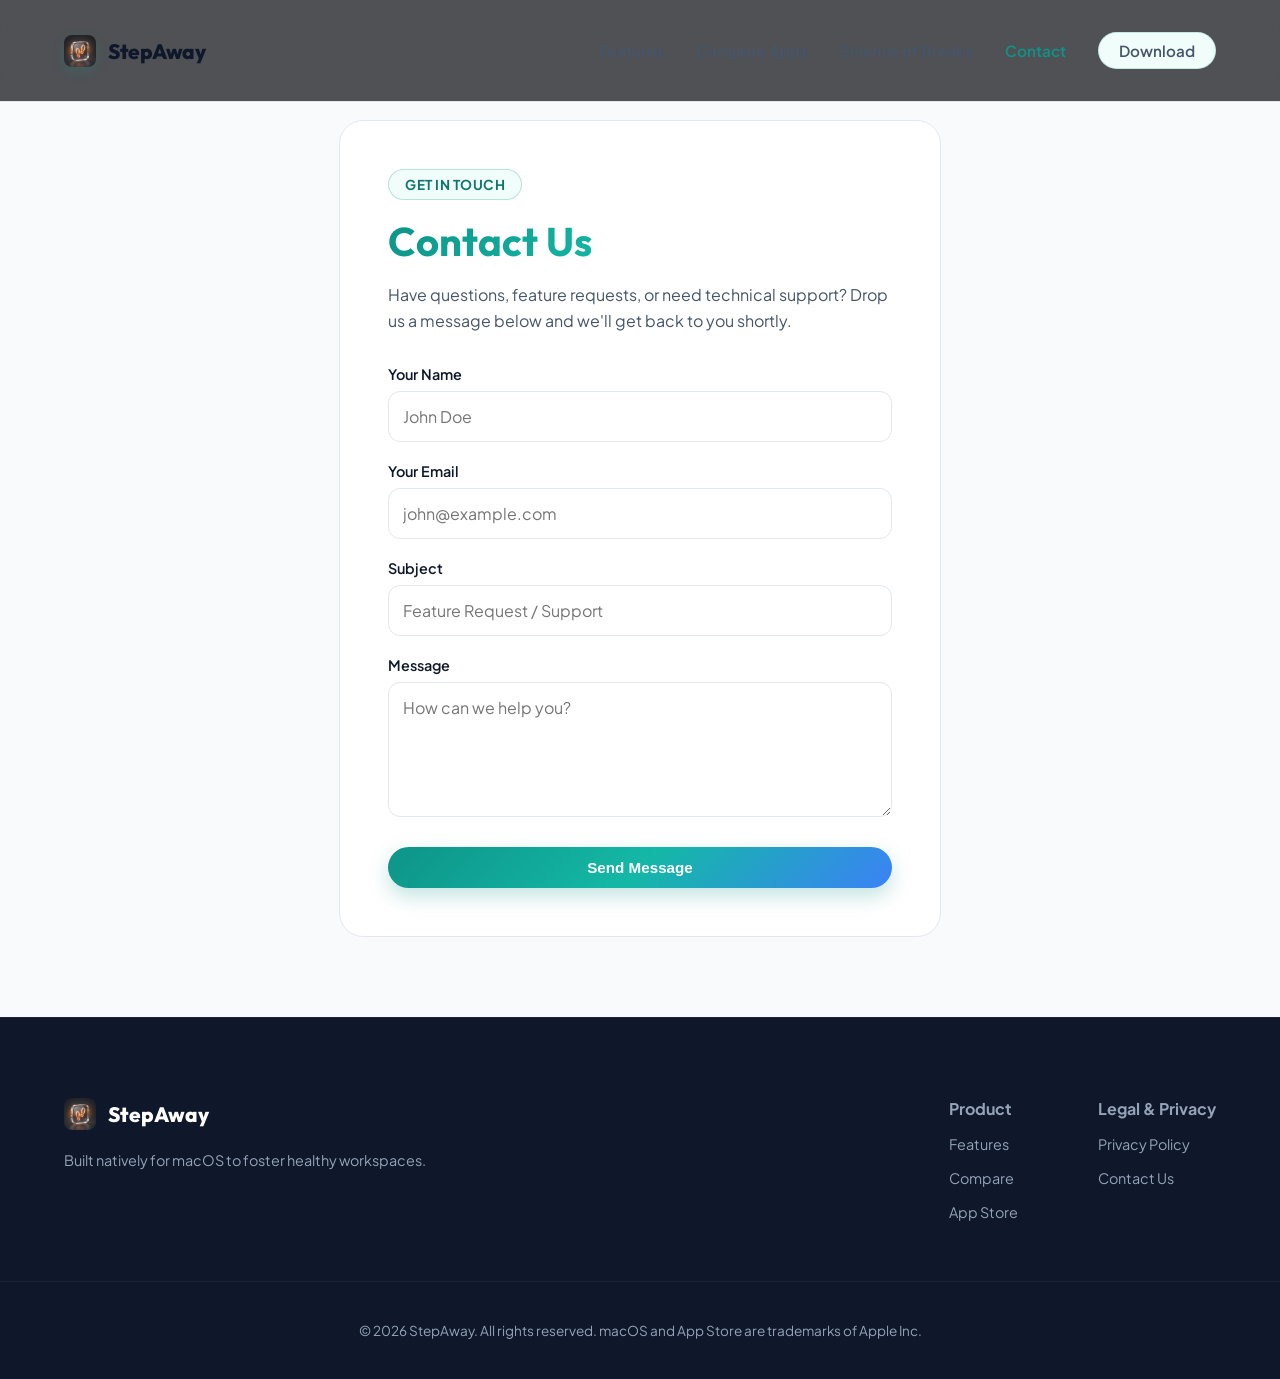
<file: contact.html>
<!DOCTYPE html>

<html lang="en">
<head>
<meta content="themansigoel@gmail.com" name="author"/>
<meta content="app-id=6754695723" name="apple-itunes-app"/>
<meta charset="utf-8"/>
<meta content="width=device-width, initial-scale=1.0" name="viewport"/>
<title>Contact Us — StepAway for macOS</title>
<meta content="Get in touch with StepAway. Contact us for feedback, feature requests, or technical support regarding smart break timers." name="description"/>
<link href="https://themansigoel.github.io/stepaway/contact.html" rel="canonical"/>
<!-- Favicon & Device Icons -->
<link href="assets/app_icon.png" rel="icon" type="image/png"/>
<link href="assets/app_icon.png" rel="apple-touch-icon"/>
<link href="site.webmanifest" rel="manifest"/>
<!-- Multi-locale Indexing Tags -->
<link href="https://themansigoel.github.io/stepaway/contact.html" hreflang="x-default" rel="alternate"/>
<link href="https://themansigoel.github.io/stepaway/contact.html" hreflang="en" rel="alternate"/>
<!-- Open Graph / Facebook -->
<meta content="website" property="og:type"/>
<meta content="https://themansigoel.github.io/stepaway/contact.html" property="og:url"/>
<meta content="Contact Us — StepAway for macOS" property="og:title"/>
<meta content="Get in touch with StepAway. Contact us for feedback, feature requests, or technical support regarding smart break timers." property="og:description"/>
<meta content="https://themansigoel.github.io/stepaway/assets/screenshot_general.png" property="og:image"/>
<!-- Twitter -->
<meta content="summary_large_image" property="twitter:card"/>
<meta content="https://themansigoel.github.io/stepaway/contact.html" property="twitter:url"/>
<meta content="Contact Us — StepAway for macOS" property="twitter:title"/>
<meta content="Get in touch with StepAway. Contact us for feedback, feature requests, or technical support regarding smart break timers." property="twitter:description"/>
<meta content="https://themansigoel.github.io/stepaway/assets/screenshot_general.png" property="twitter:image"/>
<!-- Styles -->
<link href="style.css" rel="stylesheet"/>
<!-- Fonts -->
<link href="https://fonts.googleapis.com" rel="preconnect"/>
<link crossorigin="" href="https://fonts.gstatic.com" rel="preconnect"/>
<link href="https://fonts.googleapis.com/css2?family=Outfit:wght@300;400;500;600;700;800&amp;family=Plus+Jakarta+Sans:wght@300;400;500;600;700;800&amp;display=swap" rel="stylesheet"/>
<!-- JSON-LD Structured Data for SEO / GEO -->
<script type="application/ld+json">{
  "@context": "https://schema.org",
  "@type": "ContactPage",
  "name": "StepAway Contact Us",
  "description": "Contact form and communication page for StepAway macOS wellness application.",
  "url": "https://themansigoel.github.io/stepaway/contact.html",
  "mainEntity": {
    "@type": "Organization",
    "name": "StepAway",
    "url": "https://themansigoel.github.io/stepaway/",
    "logo": "https://themansigoel.github.io/stepaway/assets/app_icon.png",
    "contactPoint": {
      "@type": "ContactPoint",
      "contactType": "support",
      "email": "themansigoel@gmail.com",
      "availableLanguage": "en"
    }
  }
}</script>
<link href="site-polish.css" rel="stylesheet"/></head>
<body><a class="studio-skip" href="#main-content">Skip to content</a>
<!-- Header Navigation -->
<header class="navbar">
<div class="nav-container">
<a class="logo-link" href="index.html" id="nav-logo">
<img alt="StepAway Logo" class="nav-logo-img" height="36" src="assets/app_icon.png" width="36"/>
<span class="nav-brand">StepAway</span>
</a>
<details class="studio-menu" open=""><summary>Menu</summary><nav class="nav-links">
<a href="index.html#features">Features</a>
<a href="index.html#comparison">Compare Apps</a>
<a href="index.html#article">Science of Breaks</a>
<a class="active" href="contact.html">Contact</a>
<a class="btn btn-secondary nav-btn" href="https://apps.apple.com/app/break-reminder-step-away/id6754695723" id="nav-download-btn">Download</a>
</nav></details>
</div>
</header>
<main id="main-content" style="padding-top: 120px; padding-bottom: 80px;">
<section class="container" style="max-width: 650px;">
<div style="background: var(--bg-card); border: 1px solid var(--bg-card-border); border-radius: 24px; padding: 48px; backdrop-filter: blur(12px); -webkit-backdrop-filter: blur(12px);">
<div id="contact-content-block">
<span class="badge" style="margin-bottom: 16px; display: inline-block;">Get In Touch</span>
<h1 style="font-family: 'Outfit', sans-serif; font-size: 2.5rem; margin-bottom: 16px; font-weight: 700; background: var(--primary-gradient); -webkit-background-clip: text; -webkit-text-fill-color: transparent;">Contact Us</h1>
<p style="color: var(--text-muted); font-size: 1rem; margin-bottom: 32px; line-height: 1.6;">Have questions, feature requests, or need technical support? Drop us a message below and we'll get back to you shortly.</p>
<form id="contact-form" onsubmit="handleContactSubmit(event)" style="display: flex; flex-direction: column; gap: 20px;">
<div style="display: flex; flex-direction: column; gap: 8px;">
<label for="name" style="font-size: 0.9rem; font-weight: 600; color: var(--text-main);">Your Name</label>
<input id="name" name="name" placeholder="John Doe" required="" style="background: #ffffff; border: 1px solid var(--bg-card-border); border-radius: 12px; padding: 14px; font-size: 1rem; color: var(--text-main); font-family: inherit; transition: var(--transition-smooth); outline: none;" type="text"/>
</div>
<div style="display: flex; flex-direction: column; gap: 8px;">
<label for="email" style="font-size: 0.9rem; font-weight: 600; color: var(--text-main);">Your Email</label>
<input id="email" name="email" placeholder="john@example.com" required="" style="background: #ffffff; border: 1px solid var(--bg-card-border); border-radius: 12px; padding: 14px; font-size: 1rem; color: var(--text-main); font-family: inherit; transition: var(--transition-smooth); outline: none;" type="email"/>
</div>
<div style="display: flex; flex-direction: column; gap: 8px;">
<label for="subject" style="font-size: 0.9rem; font-weight: 600; color: var(--text-main);">Subject</label>
<input id="subject" name="subject" placeholder="Feature Request / Support" required="" style="background: #ffffff; border: 1px solid var(--bg-card-border); border-radius: 12px; padding: 14px; font-size: 1rem; color: var(--text-main); font-family: inherit; transition: var(--transition-smooth); outline: none;" type="text"/>
</div>
<div style="display: flex; flex-direction: column; gap: 8px;">
<label for="message" style="font-size: 0.9rem; font-weight: 600; color: var(--text-main);">Message</label>
<textarea id="message" name="message" placeholder="How can we help you?" required="" rows="5" style="background: #ffffff; border: 1px solid var(--bg-card-border); border-radius: 12px; padding: 14px; font-size: 1rem; color: var(--text-main); font-family: inherit; transition: var(--transition-smooth); outline: none; resize: vertical;"></textarea>
</div>
<button class="btn btn-primary" style="margin-top: 10px; width: 100%; border: none;" type="submit">Send Message</button>
</form>
</div>
<!-- Success Message (hidden initially) -->
<div id="success-message" style="display: none; text-align: center; padding: 20px 0;">
<div style="font-size: 4.5rem; margin-bottom: 20px;">✉️</div>
<h3 style="font-family: 'Outfit', sans-serif; font-size: 1.8rem; font-weight: 700; margin-bottom: 12px; color: var(--text-main);">Message Sent!</h3>
<p style="color: var(--text-muted); line-height: 1.6; margin-bottom: 32px; font-size: 1.05rem;">Thank you for reaching out. We have received your message and will get back to you at the email provided within 24 hours.</p>
<button class="btn btn-secondary" onclick="resetContactForm()" style="padding: 10px 24px; border-radius: 30px;">Send Another Message</button>
</div>
</div>
</section>
</main>
<!-- Footer Section -->
<footer class="footer">
<div class="container footer-container">
<div class="footer-brand-side">
<div class="footer-logo">
<img alt="StepAway Logo" class="footer-logo-img" height="32" src="assets/app_icon.png" width="32"/>
<span>StepAway</span>
</div>
<p class="footer-credit">Built natively for macOS to foster healthy workspaces.</p>
</div>
<div class="footer-links-side">
<div class="footer-link-group">
<h4>Product</h4>
<a href="index.html#features">Features</a>
<a href="index.html#comparison">Compare</a>
<a href="https://apps.apple.com/app/break-reminder-step-away/id6754695723">App Store</a>
</div>
<div class="footer-link-group">
<h4>Legal &amp; Privacy</h4>
<a href="privacy.html">Privacy Policy</a>
<a href="contact.html">Contact Us</a>
</div>
</div>
</div>
<div class="footer-bottom">
<p>© 2026 StepAway. All rights reserved. macOS and App Store are trademarks of Apple Inc.</p>
</div>
</footer>
<!-- Scripts -->
<script src="script.js"></script>
<script>
        // Simple input focus styling
        const inputs = document.querySelectorAll('input, textarea');
        inputs.forEach(input => {
            input.addEventListener('focus', () => {
                input.style.borderColor = 'var(--primary)';
                input.style.boxShadow = '0 0 10px rgba(13, 148, 136, 0.2)';
            });
            input.addEventListener('blur', () => {
                input.style.borderColor = 'var(--bg-card-border)';
                input.style.boxShadow = 'none';
            });
        });

        // Form Submit Handler (AJAX via FormSubmit.co)
        function handleContactSubmit(event) {
            event.preventDefault();
            const form = event.target;
            const submitBtn = form.querySelector('button[type="submit"]');
            submitBtn.innerText = 'Sending...';
            submitBtn.disabled = true;

            const formData = {
                name: document.getElementById('name').value,
                email: document.getElementById('email').value,
                subject: document.getElementById('subject').value,
                message: document.getElementById('message').value
            };

            fetch('https://formsubmit.co/ajax/themansigoel@gmail.com', {
                method: 'POST',
                headers: {
                    'Content-Type': 'application/json',
                    'Accept': 'application/json'
                },
                body: JSON.stringify(formData)
            })
            .then(response => response.json())
            .then(data => {
                if (data.success === "true" || data.success === true) {
                    document.getElementById('contact-content-block').style.display = 'none';
                    document.getElementById('success-message').style.display = 'block';
                } else {
                    alert('Oops! Something went wrong. Please try again.');
                    submitBtn.innerText = 'Send Message';
                    submitBtn.disabled = false;
                }
            })
            .catch(error => {
                console.error('Error:', error);
                alert('Oops! Network error. Please check your connection and try again.');
                submitBtn.innerText = 'Send Message';
                submitBtn.disabled = false;
            });
        }

        // Form Reset Handler
        function resetContactForm() {
            document.getElementById('contact-form').reset();
            document.getElementById('success-message').style.display = 'none';
            document.getElementById('contact-content-block').style.display = 'block';
            
            const submitBtn = document.querySelector('#contact-form button[type="submit"]');
            submitBtn.innerText = 'Send Message';
            submitBtn.disabled = false;
        }
    </script>
<script defer="" src="site-polish.js"></script></body>
</html>
</file>
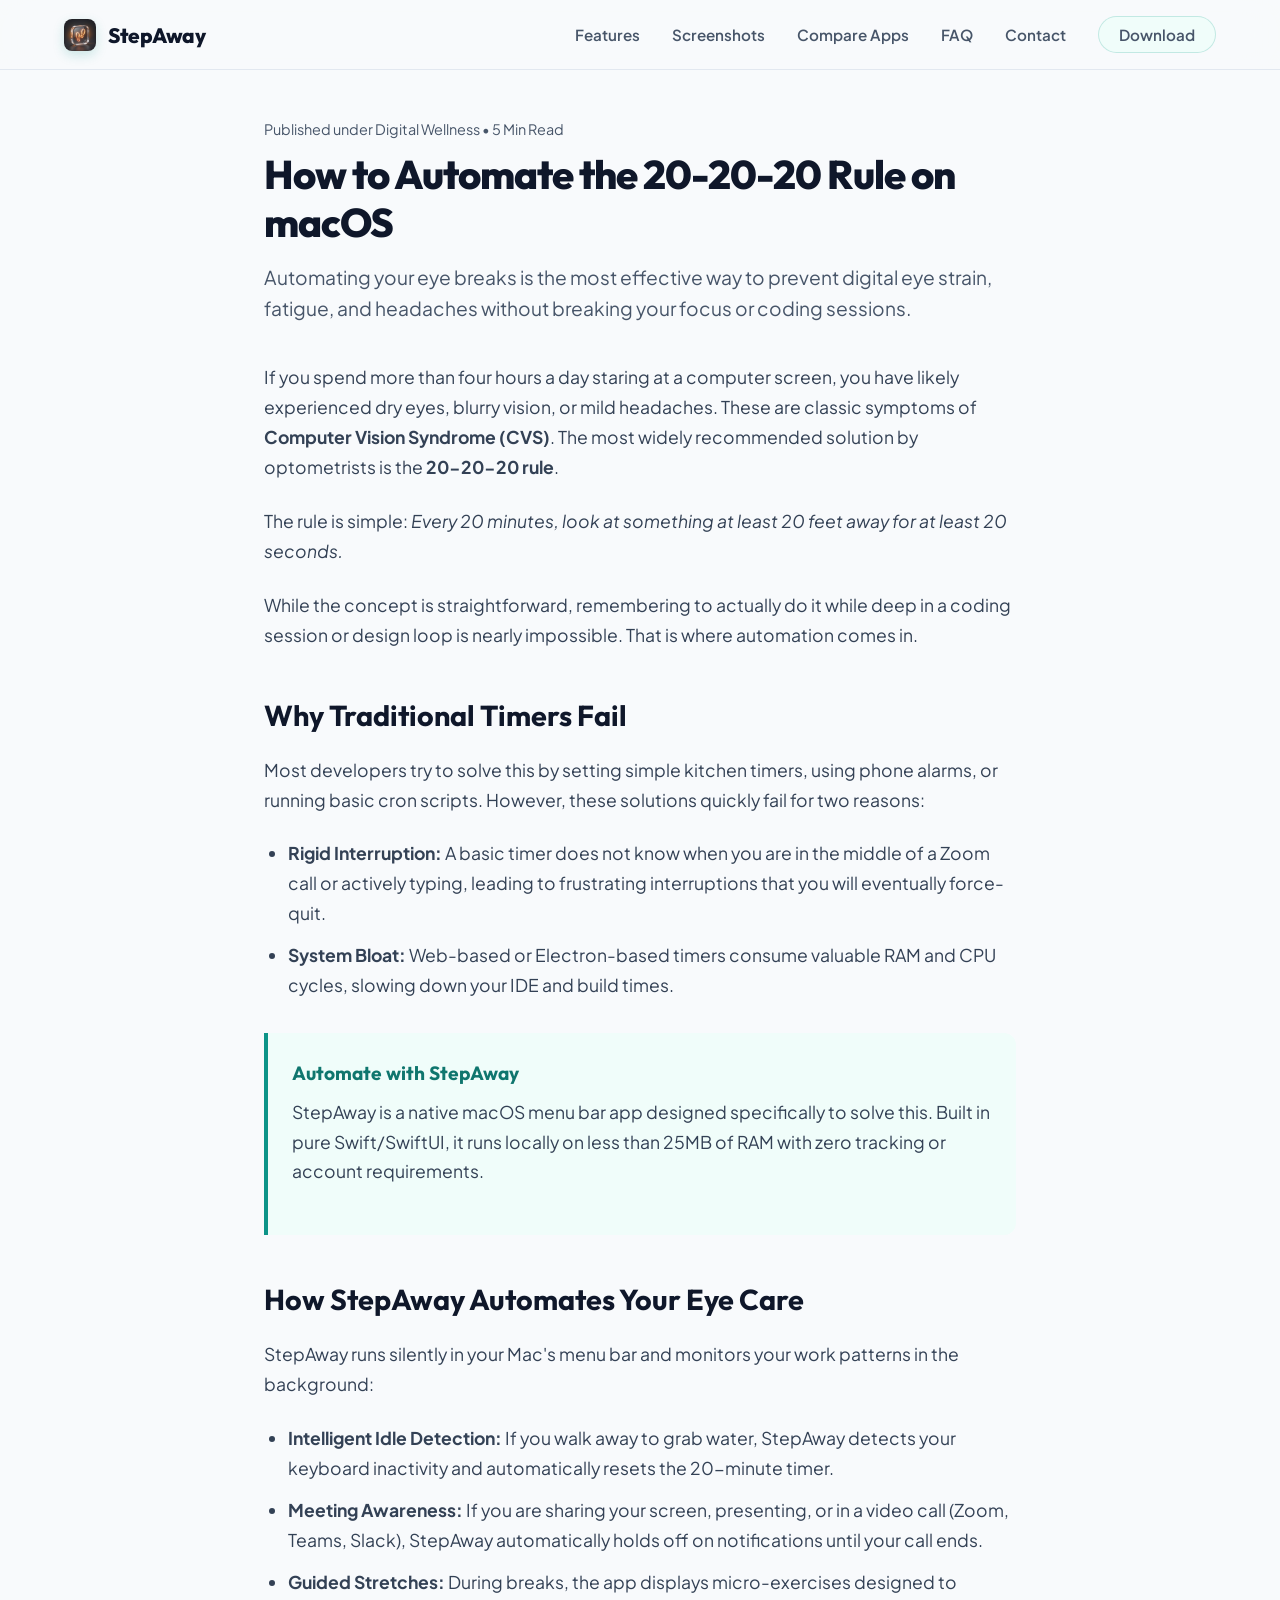
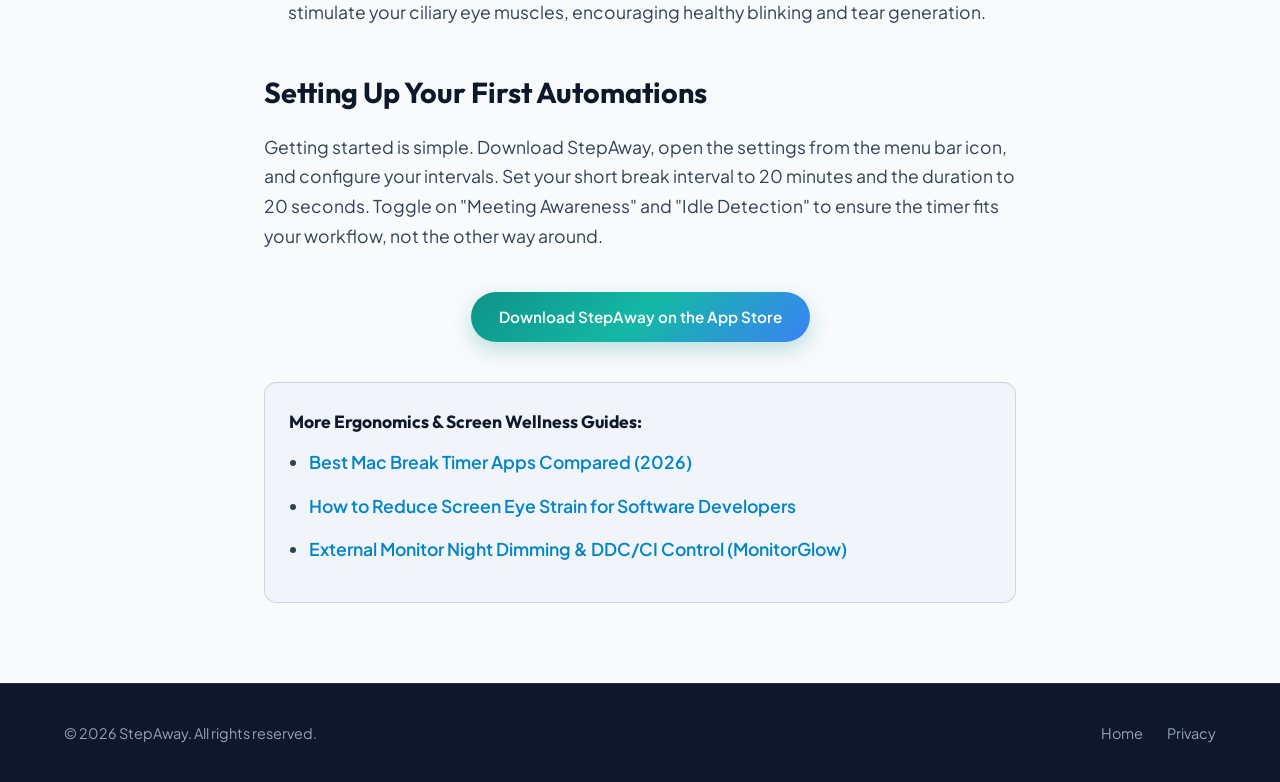
<file: how-to-automate-20-20-20-rule-mac.html>
<!DOCTYPE html>

<html lang="en">
<head>
<meta content="themansigoel@gmail.com" name="author"/>
<meta content="app-id=6754695723" name="apple-itunes-app"/>
<meta charset="utf-8"/>
<meta content="width=device-width, initial-scale=1.0" name="viewport"/>
<title>How to Automate the 20-20-20 Rule on macOS | StepAway</title>
<meta content="Automate the 20-20-20 rule on Mac to prevent screen eye strain. StepAway is a native macOS timer that auto-pauses during meetings for seamless habits." name="description"/>
<link href="https://themansigoel.github.io/stepaway/how-to-automate-20-20-20-rule-mac.html" rel="canonical"/>
<!-- Open Graph -->
<meta content="article" property="og:type"/>
<meta content="https://themansigoel.github.io/stepaway/how-to-automate-20-20-20-rule-mac.html" property="og:url"/>
<meta content="How to Automate the 20-20-20 Rule on macOS | StepAway" property="og:title"/>
<meta content="Automate the 20-20-20 rule on Mac to prevent screen eye strain. StepAway is a native macOS timer that auto-pauses during meetings for seamless habits." property="og:description"/>
<meta content="https://themansigoel.github.io/stepaway/assets/screenshot_general.png" property="og:image"/>
<!-- JSON-LD Structured Data: Article & FAQPage -->
<script type="application/ld+json">{
  "@context": "https://schema.org",
  "@type": "Article",
  "headline": "How to Automate the 20-20-20 Rule on macOS",
  "description": "Step-by-step guide to automating the 20-20-20 eye care rule on Mac using native lightweight menu bar timers with smart meeting detection.",
  "image": "https://themansigoel.github.io/stepaway/assets/screenshot_general.png",
  "author": {
    "@type": "Organization",
    "name": "Sunshine Studios",
    "url": "https://themansigoel.github.io/"
  },
  "publisher": {
    "@type": "Organization",
    "name": "Sunshine Studios",
    "logo": {
      "@type": "ImageObject",
      "url": "https://themansigoel.github.io/assets/growfocus_icon.png"
    }
  },
  "datePublished": "2026-08-25",
  "dateModified": "2026-09-08"
}</script>
<script type="application/ld+json">{
  "@context": "https://schema.org",
  "@type": "FAQPage",
  "mainEntity": [
    {
      "@type": "Question",
      "name": "What is the 20-20-20 rule for computer screens?",
      "acceptedAnswer": {
        "@type": "Answer",
        "text": "The 20-20-20 rule recommends that every 20 minutes spent looking at a digital screen, you take a 20-second break and focus your eyes on something at least 20 feet away to relax eye muscles."
      }
    },
    {
      "@type": "Question",
      "name": "Can a Mac break timer pause automatically during video meetings?",
      "acceptedAnswer": {
        "@type": "Answer",
        "text": "Yes, native macOS apps like StepAway detect active camera and microphone use to suppress notifications during Zoom, Google Meet, or Teams presentations."
      }
    }
  ]
}</script>
<!-- Styles -->
<link href="style.css" rel="stylesheet"/>
<!-- Fonts -->
<link href="https://fonts.googleapis.com" rel="preconnect"/>
<link crossorigin="" href="https://fonts.gstatic.com" rel="preconnect"/>
<link href="https://fonts.googleapis.com/css2?family=Outfit:wght@300;400;500;600;700;800&amp;family=Plus+Jakarta+Sans:wght@300;400;500;600;700;800&amp;display=swap" rel="stylesheet"/>
<style>
        .article-container {
            max-width: 800px;
            margin: 120px auto 80px auto;
            padding: 0 24px;
        }
        .article-header {
            margin-bottom: 40px;
        }
        .article-meta {
            font-size: 0.9rem;
            color: var(--text-muted);
            margin-bottom: 12px;
        }
        .article-title {
            font-family: 'Outfit', sans-serif;
            font-size: 2.5rem;
            font-weight: 800;
            line-height: 1.2;
            color: var(--text-main);
            margin-bottom: 16px;
            letter-spacing: -1px;
        }
        .article-content {
            font-size: 1.1rem;
            line-height: 1.7;
            color: #334155;
        }
        .article-content h2 {
            font-family: 'Outfit', sans-serif;
            font-size: 1.8rem;
            font-weight: 700;
            margin: 40px 0 16px 0;
            color: var(--text-main);
        }
        .article-content p {
            margin-bottom: 24px;
        }
        .article-content ul {
            margin: 0 0 24px 24px;
        }
        .article-content li {
            margin-bottom: 12px;
        }
        .callout-box {
            background: var(--primary-light);
            border-left: 4px solid var(--primary);
            padding: 24px;
            border-radius: 0 12px 12px 0;
            margin: 32px 0;
        }
        .callout-box h4 {
            font-family: 'Outfit', sans-serif;
            font-size: 1.2rem;
            font-weight: 700;
            color: var(--primary-dark);
            margin-bottom: 8px;
        }
    </style>
<link href="site-polish.css" rel="stylesheet"/></head>
<body>
<!-- Header Navigation -->
<header class="navbar">
<div class="nav-container">
<a class="logo-link" href="index.html" id="nav-logo">
<img alt="StepAway Logo" class="nav-logo-img" height="36" src="assets/app_icon.png" width="36"/>
<span class="nav-brand">StepAway</span>
</a>
<details class="studio-menu" open=""><summary>Menu</summary><nav class="nav-links">
<a href="index.html#features">Features</a>
<a href="index.html#gallery">Screenshots</a>
<a href="index.html#comparison">Compare Apps</a>
<a href="index.html#faq">FAQ</a>
<a href="contact.html">Contact</a>
<a class="btn btn-secondary nav-btn" href="https://apps.apple.com/app/break-reminder-step-away/id6754695723" id="nav-download-btn">Download</a>
</nav></details>
</div>
</header>
<!-- Main Content -->
<article class="article-container">
<div class="article-header">
<div class="article-meta">Published under Digital Wellness • 5 Min Read</div>
<h1 class="article-title">How to Automate the 20-20-20 Rule on macOS</h1>
<p style="font-size: 1.2rem; color: var(--text-muted); line-height: 1.6;">Automating your eye breaks is the most effective way to prevent digital eye strain, fatigue, and headaches without breaking your focus or coding sessions.</p>
</div>
<div class="article-content">
<p>If you spend more than four hours a day staring at a computer screen, you have likely experienced dry eyes, blurry vision, or mild headaches. These are classic symptoms of <strong>Computer Vision Syndrome (CVS)</strong>. The most widely recommended solution by optometrists is the <strong>20-20-20 rule</strong>.</p>
<p>The rule is simple: <em>Every 20 minutes, look at something at least 20 feet away for at least 20 seconds.</em></p>
<p>While the concept is straightforward, remembering to actually do it while deep in a coding session or design loop is nearly impossible. That is where automation comes in.</p>
<h2>Why Traditional Timers Fail</h2>
<p>Most developers try to solve this by setting simple kitchen timers, using phone alarms, or running basic cron scripts. However, these solutions quickly fail for two reasons:</p>
<ul>
<li><strong>Rigid Interruption:</strong> A basic timer does not know when you are in the middle of a Zoom call or actively typing, leading to frustrating interruptions that you will eventually force-quit.</li>
<li><strong>System Bloat:</strong> Web-based or Electron-based timers consume valuable RAM and CPU cycles, slowing down your IDE and build times.</li>
</ul>
<div class="callout-box">
<h4>Automate with StepAway</h4>
<p>StepAway is a native macOS menu bar app designed specifically to solve this. Built in pure Swift/SwiftUI, it runs locally on less than 25MB of RAM with zero tracking or account requirements.</p>
</div>
<h2>How StepAway Automates Your Eye Care</h2>
<p>StepAway runs silently in your Mac's menu bar and monitors your work patterns in the background:</p>
<ul>
<li><strong>Intelligent Idle Detection:</strong> If you walk away to grab water, StepAway detects your keyboard inactivity and automatically resets the 20-minute timer.</li>
<li><strong>Meeting Awareness:</strong> If you are sharing your screen, presenting, or in a video call (Zoom, Teams, Slack), StepAway automatically holds off on notifications until your call ends.</li>
<li><strong>Guided Stretches:</strong> During breaks, the app displays micro-exercises designed to stimulate your ciliary eye muscles, encouraging healthy blinking and tear generation.</li>
</ul>
<h2>Setting Up Your First Automations</h2>
<p>Getting started is simple. Download StepAway, open the settings from the menu bar icon, and configure your intervals. Set your short break interval to 20 minutes and the duration to 20 seconds. Toggle on "Meeting Awareness" and "Idle Detection" to ensure the timer fits your workflow, not the other way around.</p>
<p style="margin-top: 40px; text-align: center;">
<a class="btn btn-primary" href="https://apps.apple.com/app/break-reminder-step-away/id6754695723">Download StepAway on the App Store</a>
</p>
<div style="margin-top: 40px; padding: 24px; background: #f1f5f9; border-radius: 12px; border: 1px solid #cbd5e1;">
<h4 style="margin-top: 0; color: #0f172a; font-family: 'Outfit', sans-serif;">More Ergonomics &amp; Screen Wellness Guides:</h4>
<ul style="margin: 10px 0 0 20px; line-height: 1.8;">
<li><a href="guides/best-mac-break-timer-apps.html" style="color: #0284c7; font-weight: 600; text-decoration: none;">Best Mac Break Timer Apps Compared (2026)</a></li>
<li><a href="reduce-computer-eye-strain-developers.html" style="color: #0284c7; font-weight: 600; text-decoration: none;">How to Reduce Screen Eye Strain for Software Developers</a></li>
<li><a href="https://themansigoel.github.io/monitorglow-web/" style="color: #0284c7; font-weight: 600; text-decoration: none;">External Monitor Night Dimming &amp; DDC/CI Control (MonitorGlow)</a></li>
</ul>
</div>
</div>
</article>
<!-- Footer -->
<footer style="background: #0f172a; color: #94a3b8; padding: 40px 0; font-size: 0.9rem; border-top: 1px solid #1e293b;">
<div class="container" style="display: flex; justify-content: space-between; align-items: center;">
<p>© 2026 StepAway. All rights reserved.</p>
<div style="display: flex; gap: 24px;">
<a href="index.html" style="color: #94a3b8; text-decoration: none;">Home</a>
<a href="privacy.html" style="color: #94a3b8; text-decoration: none;">Privacy</a>
</div>
</div>
</footer>
<script defer="" src="site-polish.js"></script></body>
</html>
</file>
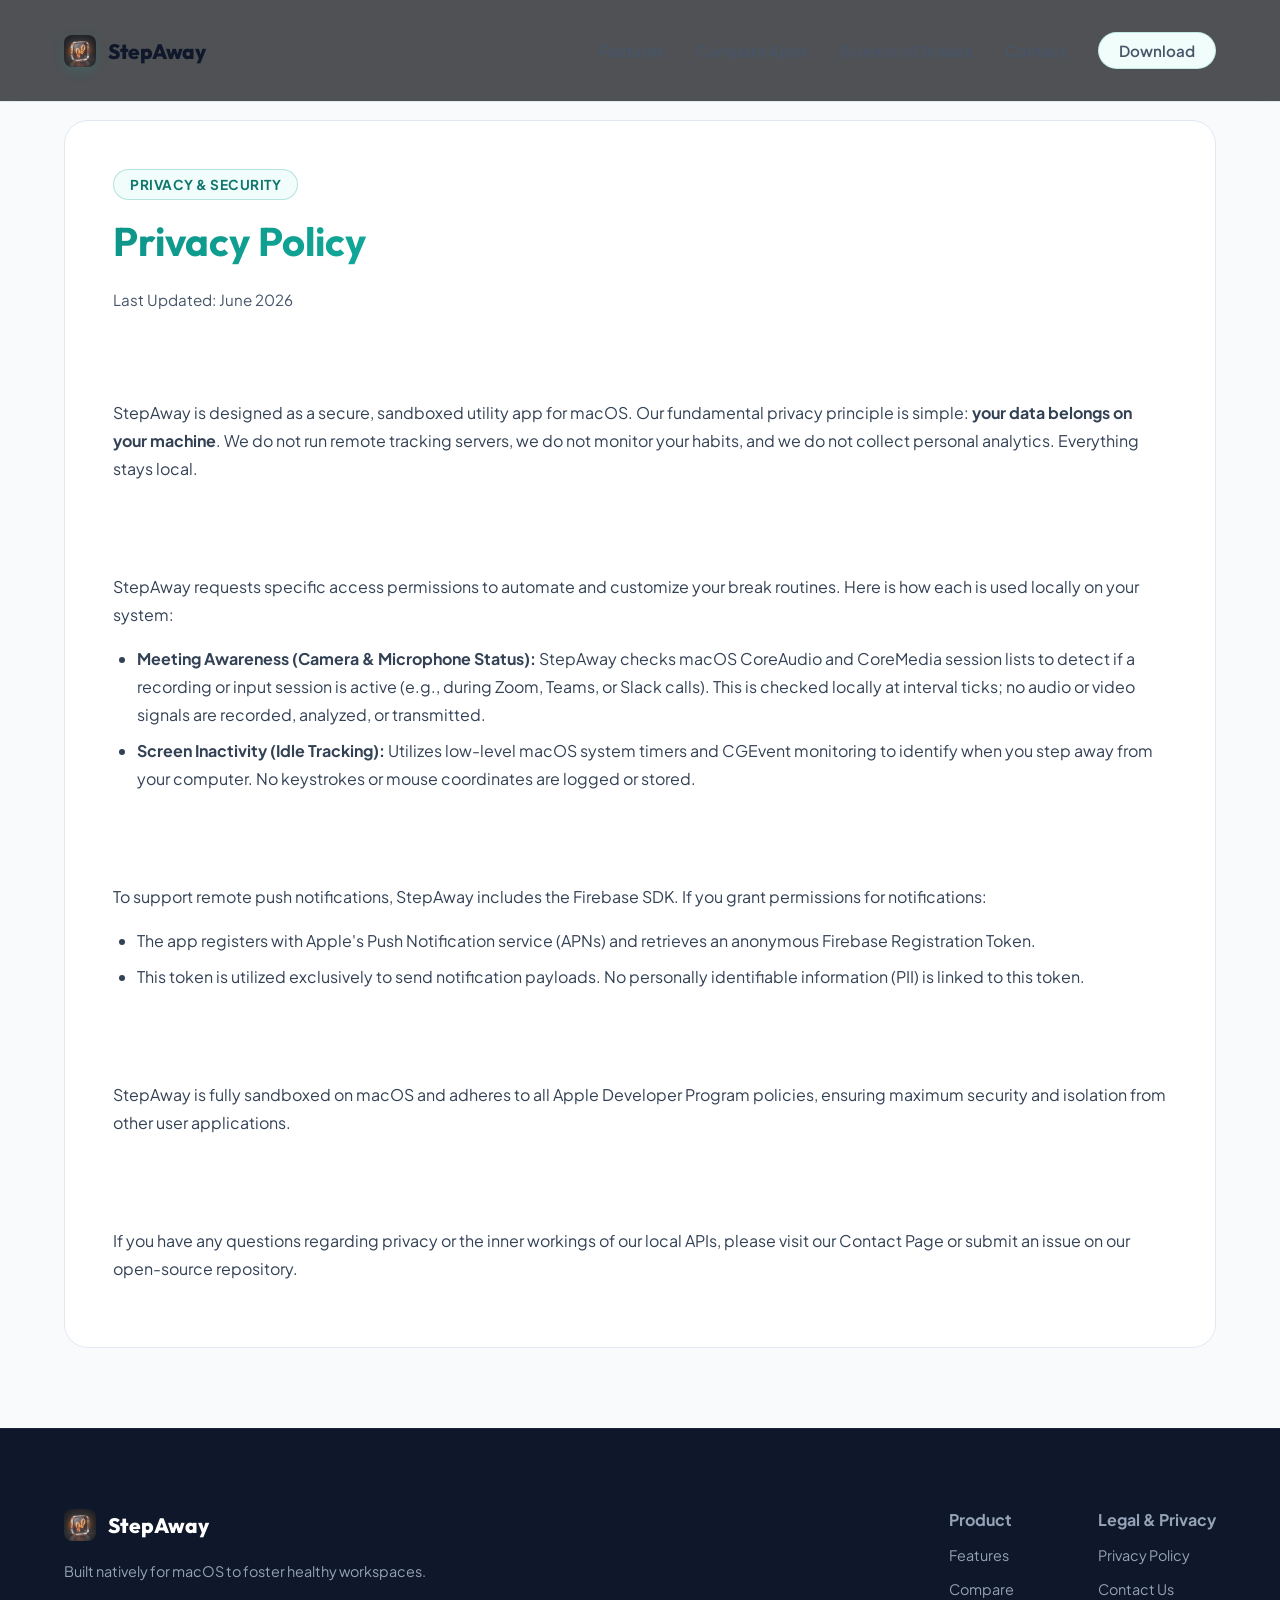
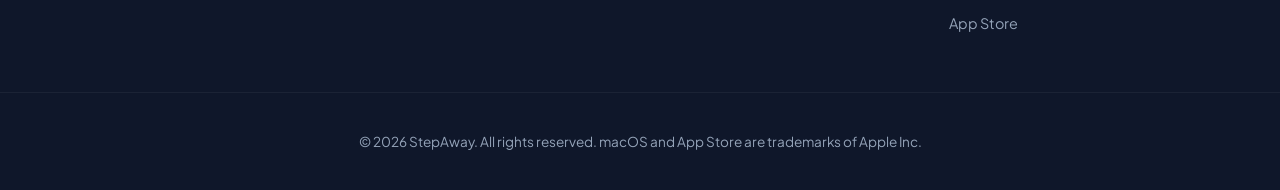
<file: privacy.html>
<!DOCTYPE html>

<html lang="en">
<head>
<meta content="themansigoel@gmail.com" name="author"/>
<meta content="app-id=6754695723" name="apple-itunes-app"/>
<meta charset="utf-8"/>
<meta content="width=device-width, initial-scale=1.0" name="viewport"/>
<title>Privacy Policy — StepAway for macOS</title>
<meta content="StepAway Privacy Policy. Learn how our native macOS break timer prioritizes your data privacy with a zero-telemetry, fully local sandboxed model." name="description"/>
<link href="https://themansigoel.github.io/stepaway/privacy.html" rel="canonical"/>
<!-- Favicon & Device Icons -->
<link href="assets/app_icon.png" rel="icon" type="image/png"/>
<link href="assets/app_icon.png" rel="apple-touch-icon"/>
<link href="site.webmanifest" rel="manifest"/>
<!-- Multi-locale Indexing Tags -->
<link href="https://themansigoel.github.io/stepaway/privacy.html" hreflang="x-default" rel="alternate"/>
<link href="https://themansigoel.github.io/stepaway/privacy.html" hreflang="en" rel="alternate"/>
<!-- Open Graph / Facebook -->
<meta content="website" property="og:type"/>
<meta content="https://themansigoel.github.io/stepaway/privacy.html" property="og:url"/>
<meta content="Privacy Policy — StepAway for macOS" property="og:title"/>
<meta content="StepAway Privacy Policy. Learn how our native macOS break timer prioritizes your data privacy with a zero-telemetry, fully local sandboxed model." property="og:description"/>
<meta content="https://themansigoel.github.io/stepaway/assets/screenshot_general.png" property="og:image"/>
<!-- Twitter -->
<meta content="summary_large_image" property="twitter:card"/>
<meta content="https://themansigoel.github.io/stepaway/privacy.html" property="twitter:url"/>
<meta content="Privacy Policy — StepAway for macOS" property="twitter:title"/>
<meta content="StepAway Privacy Policy. Learn how our native macOS break timer prioritizes your data privacy with a zero-telemetry, fully local sandboxed model." property="twitter:description"/>
<meta content="https://themansigoel.github.io/stepaway/assets/screenshot_general.png" property="twitter:image"/>
<!-- Styles -->
<link href="style.css" rel="stylesheet"/>
<!-- Fonts -->
<link href="https://fonts.googleapis.com" rel="preconnect"/>
<link crossorigin="" href="https://fonts.gstatic.com" rel="preconnect"/>
<link href="https://fonts.googleapis.com/css2?family=Outfit:wght@300;400;500;600;700;800&amp;family=Plus+Jakarta+Sans:wght@300;400;500;600;700;800&amp;display=swap" rel="stylesheet"/>
<!-- JSON-LD Structured Data for AEO/GEO -->
<script type="application/ld+json">{
  "@context": "https://schema.org",
  "@type": "WebPage",
  "name": "StepAway Privacy Policy",
  "description": "Privacy policy for the StepAway macOS application and website, explaining the zero-telemetry local data model.",
  "url": "https://themansigoel.github.io/stepaway/privacy.html",
  "publisher": {
    "@type": "Organization",
    "name": "StepAway",
    "url": "https://themansigoel.github.io/stepaway/",
    "logo": "https://themansigoel.github.io/stepaway/assets/app_icon.png"
  }
}</script>
<link href="site-polish.css" rel="stylesheet"/></head>
<body><a class="studio-skip" href="#main-content">Skip to content</a>
<!-- Header Navigation -->
<header class="navbar">
<div class="nav-container">
<a class="logo-link" href="index.html" id="nav-logo">
<img alt="StepAway Logo" class="nav-logo-img" height="36" src="assets/app_icon.png" width="36"/>
<span class="nav-brand">StepAway</span>
</a>
<details class="studio-menu" open=""><summary>Menu</summary><nav class="nav-links">
<a href="index.html#features">Features</a>
<a href="index.html#comparison">Compare Apps</a>
<a href="index.html#article">Science of Breaks</a>
<a href="contact.html">Contact</a>
<a class="btn btn-secondary nav-btn" href="https://apps.apple.com/app/break-reminder-step-away/id6754695723" id="nav-download-btn">Download</a>
</nav></details>
</div>
</header>
<main id="main-content" style="padding-top: 120px; padding-bottom: 80px;">
<section class="container">
<div style="background: var(--bg-card); border: 1px solid var(--bg-card-border); border-radius: 24px; padding: 48px; backdrop-filter: blur(12px); -webkit-backdrop-filter: blur(12px);">
<span class="badge" style="margin-bottom: 16px; display: inline-block;">Privacy &amp; Security</span>
<h1 style="font-family: 'Outfit', sans-serif; font-size: 2.5rem; margin-bottom: 24px; font-weight: 700; background: var(--primary-gradient); -webkit-background-clip: text; -webkit-text-fill-color: transparent;">Privacy Policy</h1>
<p style="color: var(--text-muted); font-size: 0.95rem; margin-bottom: 32px;">Last Updated: June 2026</p>
<div class="article-body" style="color: var(--text-main); line-height: 1.75; font-size: 1rem;">
<h2 style="font-family: 'Outfit', sans-serif; color: #fff; font-size: 1.5rem; margin-top: 32px; margin-bottom: 16px;">1. Core Philosophy: Zero-Telemetry &amp; Pure Local Processing</h2>
<p style="margin-bottom: 16px;">StepAway is designed as a secure, sandboxed utility app for macOS. Our fundamental privacy principle is simple: <strong>your data belongs on your machine</strong>. We do not run remote tracking servers, we do not monitor your habits, and we do not collect personal analytics. Everything stays local.</p>
<h2 style="font-family: 'Outfit', sans-serif; color: #fff; font-size: 1.5rem; margin-top: 32px; margin-bottom: 16px;">2. Local System Permissions</h2>
<p style="margin-bottom: 16px;">StepAway requests specific access permissions to automate and customize your break routines. Here is how each is used locally on your system:</p>
<ul style="margin-left: 24px; margin-bottom: 24px;">
<li style="margin-bottom: 8px;"><strong>Meeting Awareness (Camera &amp; Microphone Status):</strong> StepAway checks macOS CoreAudio and CoreMedia session lists to detect if a recording or input session is active (e.g., during Zoom, Teams, or Slack calls). This is checked locally at interval ticks; no audio or video signals are recorded, analyzed, or transmitted.</li>
<li style="margin-bottom: 8px;"><strong>Screen Inactivity (Idle Tracking):</strong> Utilizes low-level macOS system timers and CGEvent monitoring to identify when you step away from your computer. No keystrokes or mouse coordinates are logged or stored.</li>
</ul>
<h2 style="font-family: 'Outfit', sans-serif; color: #fff; font-size: 1.5rem; margin-top: 32px; margin-bottom: 16px;">3. Firebase Integration and Optional Push Notifications</h2>
<p style="margin-bottom: 16px;">To support remote push notifications, StepAway includes the Firebase SDK. If you grant permissions for notifications:
                        <ul style="margin-left: 24px; margin-bottom: 16px;">
<li style="margin-bottom: 8px;">The app registers with Apple's Push Notification service (APNs) and retrieves an anonymous Firebase Registration Token.</li>
<li style="margin-bottom: 8px;">This token is utilized exclusively to send notification payloads. No personally identifiable information (PII) is linked to this token.</li>
</ul>
</p>
<h2 style="font-family: 'Outfit', sans-serif; color: #fff; font-size: 1.5rem; margin-top: 32px; margin-bottom: 16px;">4. Compliance with App Store Guidelines</h2>
<p style="margin-bottom: 16px;">StepAway is fully sandboxed on macOS and adheres to all Apple Developer Program policies, ensuring maximum security and isolation from other user applications.</p>
<h2 style="font-family: 'Outfit', sans-serif; color: #fff; font-size: 1.5rem; margin-top: 32px; margin-bottom: 16px;">5. Contact for Privacy Questions</h2>
<p style="margin-bottom: 16px;">If you have any questions regarding privacy or the inner workings of our local APIs, please visit our <a href="contact.html" style="color: var(--accent-orange); text-decoration: none;">Contact Page</a> or submit an issue on our open-source repository.</p>
</div>
</div>
</section>
</main>
<!-- Footer Section -->
<footer class="footer">
<div class="container footer-container">
<div class="footer-brand-side">
<div class="footer-logo">
<img alt="StepAway Logo" class="footer-logo-img" height="32" src="assets/app_icon.png" width="32"/>
<span>StepAway</span>
</div>
<p class="footer-credit">Built natively for macOS to foster healthy workspaces.</p>
</div>
<div class="footer-links-side">
<div class="footer-link-group">
<h4>Product</h4>
<a href="index.html#features">Features</a>
<a href="index.html#comparison">Compare</a>
<a href="https://apps.apple.com/app/break-reminder-step-away/id6754695723">App Store</a>
</div>
<div class="footer-link-group">
<h4>Legal &amp; Privacy</h4>
<a href="privacy.html">Privacy Policy</a>
<a href="contact.html">Contact Us</a>
</div>
</div>
</div>
<div class="footer-bottom">
<p>© 2026 StepAway. All rights reserved. macOS and App Store are trademarks of Apple Inc.</p>
</div>
</footer>
<!-- Scripts -->
<script src="script.js"></script>
<script defer="" src="site-polish.js"></script></body>
</html>
</file>
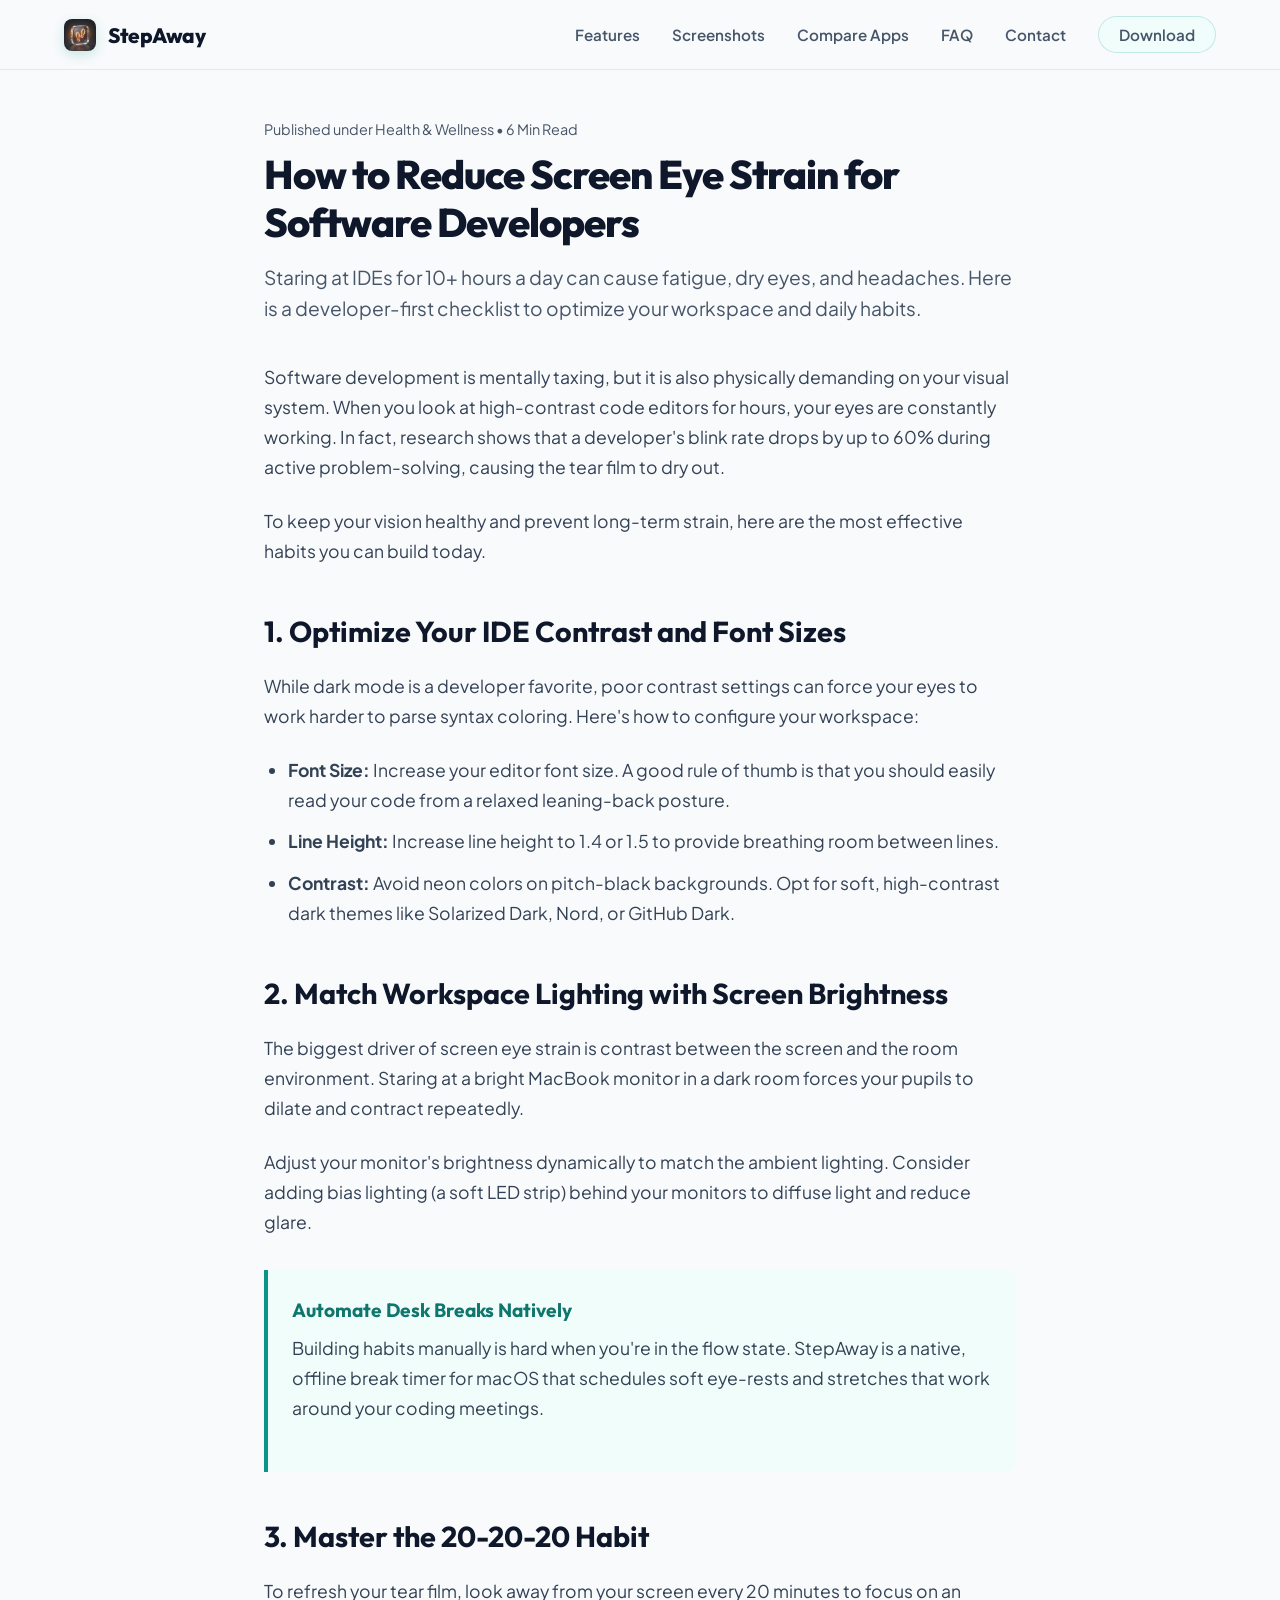
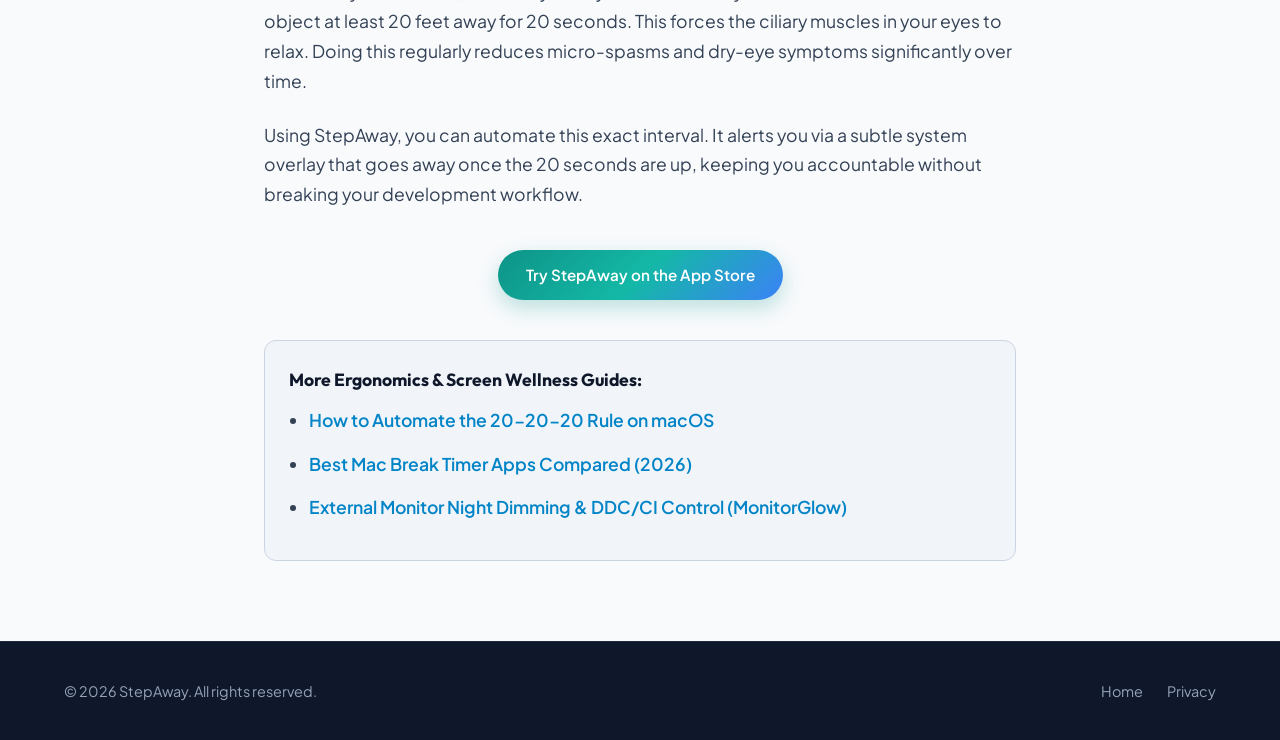
<file: reduce-computer-eye-strain-developers.html>
<!DOCTYPE html>

<html lang="en">
<head>
<meta content="themansigoel@gmail.com" name="author"/>
<meta content="app-id=6754695723" name="apple-itunes-app"/>
<meta charset="utf-8"/>
<meta content="width=device-width, initial-scale=1.0" name="viewport"/>
<title>How to Reduce Screen Eye Strain for Software Developers | StepAway</title>
<meta content="Discover actionable tips to reduce screen eye strain and prevent eye spasms during long coding sessions on macOS. Automate breaks natively with StepAway." name="description"/>
<link href="https://themansigoel.github.io/stepaway/reduce-computer-eye-strain-developers.html" rel="canonical"/>
<!-- Open Graph -->
<meta content="article" property="og:type"/>
<meta content="https://themansigoel.github.io/stepaway/reduce-computer-eye-strain-developers.html" property="og:url"/>
<meta content="How to Reduce Screen Eye Strain for Software Developers | StepAway" property="og:title"/>
<meta content="Discover actionable tips to reduce screen eye strain and prevent eye spasms during long coding sessions on macOS. Automate breaks natively with StepAway." property="og:description"/>
<meta content="https://themansigoel.github.io/stepaway/assets/screenshot_general.png" property="og:image"/>
<!-- JSON-LD Structured Data: Article & FAQPage -->
<script type="application/ld+json">{
  "@context": "https://schema.org",
  "@type": "Article",
  "headline": "How to Reduce Screen Eye Strain for Software Developers",
  "description": "Discover actionable ergonomic strategies, 20-20-20 timers, and display adjustments to stop eye strain and headaches during programming sessions on Mac.",
  "image": "https://themansigoel.github.io/stepaway/assets/screenshot_general.png",
  "author": {
    "@type": "Organization",
    "name": "Sunshine Studios",
    "url": "https://themansigoel.github.io/"
  },
  "publisher": {
    "@type": "Organization",
    "name": "Sunshine Studios",
    "logo": {
      "@type": "ImageObject",
      "url": "https://themansigoel.github.io/assets/growfocus_icon.png"
    }
  },
  "datePublished": "2026-08-28",
  "dateModified": "2026-09-08"
}</script>
<script type="application/ld+json">{
  "@context": "https://schema.org",
  "@type": "FAQPage",
  "mainEntity": [
    {
      "@type": "Question",
      "name": "Why do programmers suffer from severe eye strain?",
      "acceptedAnswer": {
        "@type": "Answer",
        "text": "Programmers blink up to 66% less often when reading code or debugging. Combined with high-contrast IDE themes, fixed focal distance, and prolonged sessions, this causes dry cornea, twitching eyelids, and tension headaches."
      }
    },
    {
      "@type": "Question",
      "name": "How can I prevent eye strain while coding on a Mac?",
      "acceptedAnswer": {
        "@type": "Answer",
        "text": "Automate 20-second micro-breaks every 20 minutes using a native menu bar timer like StepAway, lower your display brightness to match ambient room lighting, increase IDE font size to 14-16pt, and perform conscious blink exercises."
      }
    }
  ]
}</script>
<!-- Styles -->
<link href="style.css" rel="stylesheet"/>
<!-- Fonts -->
<link href="https://fonts.googleapis.com" rel="preconnect"/>
<link crossorigin="" href="https://fonts.gstatic.com" rel="preconnect"/>
<link href="https://fonts.googleapis.com/css2?family=Outfit:wght@300;400;500;600;700;800&amp;family=Plus+Jakarta+Sans:wght@300;400;500;600;700;800&amp;display=swap" rel="stylesheet"/>
<style>
        .article-container {
            max-width: 800px;
            margin: 120px auto 80px auto;
            padding: 0 24px;
        }
        .article-header {
            margin-bottom: 40px;
        }
        .article-meta {
            font-size: 0.9rem;
            color: var(--text-muted);
            margin-bottom: 12px;
        }
        .article-title {
            font-family: 'Outfit', sans-serif;
            font-size: 2.5rem;
            font-weight: 800;
            line-height: 1.2;
            color: var(--text-main);
            margin-bottom: 16px;
            letter-spacing: -1px;
        }
        .article-content {
            font-size: 1.1rem;
            line-height: 1.7;
            color: #334155;
        }
        .article-content h2 {
            font-family: 'Outfit', sans-serif;
            font-size: 1.8rem;
            font-weight: 700;
            margin: 40px 0 16px 0;
            color: var(--text-main);
        }
        .article-content p {
            margin-bottom: 24px;
        }
        .article-content ul {
            margin: 0 0 24px 24px;
        }
        .article-content li {
            margin-bottom: 12px;
        }
        .callout-box {
            background: var(--primary-light);
            border-left: 4px solid var(--primary);
            padding: 24px;
            border-radius: 0 12px 12px 0;
            margin: 32px 0;
        }
        .callout-box h4 {
            font-family: 'Outfit', sans-serif;
            font-size: 1.2rem;
            font-weight: 700;
            color: var(--primary-dark);
            margin-bottom: 8px;
        }
    </style>
<link href="site-polish.css" rel="stylesheet"/></head>
<body>
<!-- Header Navigation -->
<header class="navbar">
<div class="nav-container">
<a class="logo-link" href="index.html" id="nav-logo">
<img alt="StepAway Logo" class="nav-logo-img" height="36" src="assets/app_icon.png" width="36"/>
<span class="nav-brand">StepAway</span>
</a>
<details class="studio-menu" open=""><summary>Menu</summary><nav class="nav-links">
<a href="index.html#features">Features</a>
<a href="index.html#gallery">Screenshots</a>
<a href="index.html#comparison">Compare Apps</a>
<a href="index.html#faq">FAQ</a>
<a href="contact.html">Contact</a>
<a class="btn btn-secondary nav-btn" href="https://apps.apple.com/app/break-reminder-step-away/id6754695723" id="nav-download-btn">Download</a>
</nav></details>
</div>
</header>
<!-- Main Content -->
<article class="article-container">
<div class="article-header">
<div class="article-meta">Published under Health &amp; Wellness • 6 Min Read</div>
<h1 class="article-title">How to Reduce Screen Eye Strain for Software Developers</h1>
<p style="font-size: 1.2rem; color: var(--text-muted); line-height: 1.6;">Staring at IDEs for 10+ hours a day can cause fatigue, dry eyes, and headaches. Here is a developer-first checklist to optimize your workspace and daily habits.</p>
</div>
<div class="article-content">
<p>Software development is mentally taxing, but it is also physically demanding on your visual system. When you look at high-contrast code editors for hours, your eyes are constantly working. In fact, research shows that a developer's blink rate drops by up to 60% during active problem-solving, causing the tear film to dry out.</p>
<p>To keep your vision healthy and prevent long-term strain, here are the most effective habits you can build today.</p>
<h2>1. Optimize Your IDE Contrast and Font Sizes</h2>
<p>While dark mode is a developer favorite, poor contrast settings can force your eyes to work harder to parse syntax coloring. Here's how to configure your workspace:</p>
<ul>
<li><strong>Font Size:</strong> Increase your editor font size. A good rule of thumb is that you should easily read your code from a relaxed leaning-back posture.</li>
<li><strong>Line Height:</strong> Increase line height to 1.4 or 1.5 to provide breathing room between lines.</li>
<li><strong>Contrast:</strong> Avoid neon colors on pitch-black backgrounds. Opt for soft, high-contrast dark themes like Solarized Dark, Nord, or GitHub Dark.</li>
</ul>
<h2>2. Match Workspace Lighting with Screen Brightness</h2>
<p>The biggest driver of screen eye strain is contrast between the screen and the room environment. Staring at a bright MacBook monitor in a dark room forces your pupils to dilate and contract repeatedly.</p>
<p>Adjust your monitor's brightness dynamically to match the ambient lighting. Consider adding bias lighting (a soft LED strip) behind your monitors to diffuse light and reduce glare.</p>
<div class="callout-box">
<h4>Automate Desk Breaks Natively</h4>
<p>Building habits manually is hard when you're in the flow state. StepAway is a native, offline break timer for macOS that schedules soft eye-rests and stretches that work around your coding meetings.</p>
</div>
<h2>3. Master the 20-20-20 Habit</h2>
<p>To refresh your tear film, look away from your screen every 20 minutes to focus on an object at least 20 feet away for 20 seconds. This forces the ciliary muscles in your eyes to relax. Doing this regularly reduces micro-spasms and dry-eye symptoms significantly over time.</p>
<p>Using StepAway, you can automate this exact interval. It alerts you via a subtle system overlay that goes away once the 20 seconds are up, keeping you accountable without breaking your development workflow.</p>
<p style="margin-top: 40px; text-align: center;">
<a class="btn btn-primary" href="https://apps.apple.com/app/break-reminder-step-away/id6754695723">Try StepAway on the App Store</a>
</p>
<div style="margin-top: 40px; padding: 24px; background: #f1f5f9; border-radius: 12px; border: 1px solid #cbd5e1;">
<h4 style="margin-top: 0; color: #0f172a; font-family: 'Outfit', sans-serif;">More Ergonomics &amp; Screen Wellness Guides:</h4>
<ul style="margin: 10px 0 0 20px; line-height: 1.8;">
<li><a href="how-to-automate-20-20-20-rule-mac.html" style="color: #0284c7; font-weight: 600; text-decoration: none;">How to Automate the 20-20-20 Rule on macOS</a></li>
<li><a href="guides/best-mac-break-timer-apps.html" style="color: #0284c7; font-weight: 600; text-decoration: none;">Best Mac Break Timer Apps Compared (2026)</a></li>
<li><a href="https://themansigoel.github.io/monitorglow-web/" style="color: #0284c7; font-weight: 600; text-decoration: none;">External Monitor Night Dimming &amp; DDC/CI Control (MonitorGlow)</a></li>
</ul>
</div>
</div>
</article>
<!-- Footer -->
<footer style="background: #0f172a; color: #94a3b8; padding: 40px 0; font-size: 0.9rem; border-top: 1px solid #1e293b;">
<div class="container" style="display: flex; justify-content: space-between; align-items: center;">
<p>© 2026 StepAway. All rights reserved.</p>
<div style="display: flex; gap: 24px;">
<a href="index.html" style="color: #94a3b8; text-decoration: none;">Home</a>
<a href="privacy.html" style="color: #94a3b8; text-decoration: none;">Privacy</a>
</div>
</div>
</footer>
<script defer="" src="site-polish.js"></script></body>
</html>
</file>
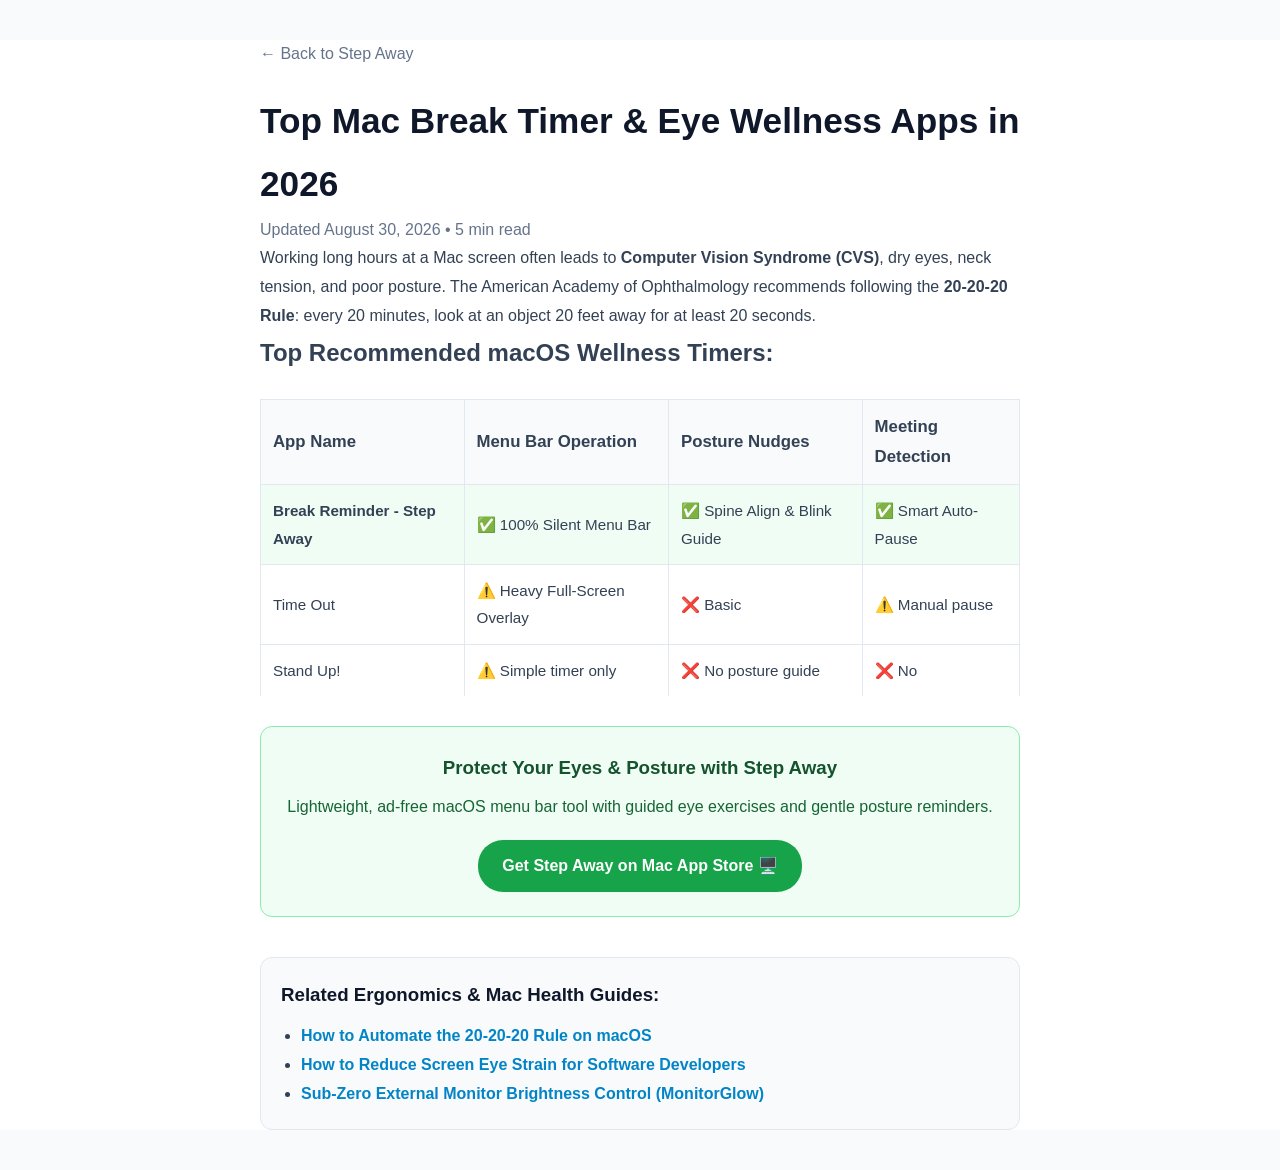
<file: guides/best-mac-break-timer-apps.html>
<!DOCTYPE html>

<html lang="en">
<head>
<meta content="themansigoel@gmail.com" name="author"/>
<meta charset="utf-8"/>
<meta content="width=device-width, initial-scale=1.0" name="viewport"/>
<meta content="app-id=6754695723" name="apple-itunes-app"/>
<title>Best Mac Break Timer Apps in 2026: 20-20-20 Eye &amp; Posture Tools</title>
<meta content="Compare the best break reminder apps for macOS. Discover lightweight menu-bar tools for 20-20-20 eye strain, posture alignment, and programmer wellness." name="description"/>
<link href="https://themansigoel.github.io/stepaway/guides/best-mac-break-timer-apps.html" rel="canonical"/>
<link href="../style.css" rel="stylesheet"/>
<!-- JSON-LD Structured Data: Article & FAQPage -->
<script type="application/ld+json">{
  "@context": "https://schema.org",
  "@type": "Article",
  "headline": "Best Mac Break Timer Apps in 2026: 20-20-20 Eye & Posture Tools",
  "description": "Compare the top break reminder and 20-20-20 eye care apps for macOS. Lightweight menu bar utilities that prevent eye strain and posture fatigue.",
  "image": "https://themansigoel.github.io/stepaway/assets/screenshot_general.png",
  "author": {
    "@type": "Organization",
    "name": "Sunshine Studios",
    "url": "https://themansigoel.github.io/"
  },
  "publisher": {
    "@type": "Organization",
    "name": "Sunshine Studios",
    "logo": {
      "@type": "ImageObject",
      "url": "https://themansigoel.github.io/assets/growfocus_icon.png"
    }
  },
  "datePublished": "2026-08-30",
  "dateModified": "2026-09-08"
}</script>
<script type="application/ld+json">{
  "@context": "https://schema.org",
  "@type": "FAQPage",
  "mainEntity": [
    {
      "@type": "Question",
      "name": "What is the best break timer for Mac?",
      "acceptedAnswer": {
        "@type": "Answer",
        "text": "Break Reminder - Step Away is the leading native macOS break timer app in 2026. Unlike heavy lock-out utilities, it runs quietly in the Mac menu bar, pauses during Zoom/Teams calls, and guides quick 20-20-20 eye rests."
      }
    },
    {
      "@type": "Question",
      "name": "How does the 20-20-20 rule work for screen fatigue?",
      "acceptedAnswer": {
        "@type": "Answer",
        "text": "The 20-20-20 rule states that every 20 minutes of screen work, you should look at an object at least 20 feet away for at least 20 seconds. This relaxes your eyes' ciliary muscles and prevents Computer Vision Syndrome."
      }
    }
  ]
}</script>
<style>
        .article-container { max-width: 800px; margin: 40px auto; padding: 0 20px; font-family: -apple-system, BlinkMacSystemFont, "Segoe UI", Roboto, sans-serif; line-height: 1.8; color: #334155; }
        .comparison-table { width: 100%; border-collapse: collapse; margin: 25px 0; }
        .comparison-table th, .comparison-table td { border: 1px solid #e2e8f0; padding: 12px; text-align: left; }
        .comparison-table th { background: #f8fafc; font-weight: 700; }
        .sticky-cta { background: #f0fdf4; border: 1px solid #86efac; border-radius: 12px; padding: 24px; text-align: center; margin: 30px 0; }
        .btn-download { display: inline-block; background: #16a34a; color: #fff; padding: 12px 24px; border-radius: 25px; font-weight: 700; text-decoration: none; margin-top: 10px; }
        .related-guides { margin-top: 40px; padding: 20px; background: #f8fafc; border-radius: 12px; border: 1px solid #e2e8f0; }
        .related-guides ul { margin: 10px 0 0 20px; }
        .related-guides a { color: #0284c7; text-decoration: none; font-weight: 600; }
        .related-guides a:hover { text-decoration: underline; }
    </style>
<link href="../site-polish.css" rel="stylesheet"/></head>
<body style="background: #ffffff;">
<div class="article-container">
<a href="../" style="color: #64748b; text-decoration: none;">← Back to Step Away</a>
<h1 style="color: #0f172a; font-size: 2.2rem; margin-top: 20px;">Top Mac Break Timer &amp; Eye Wellness Apps in 2026</h1>
<p style="color: #64748b;">Updated August 30, 2026 • 5 min read</p>
<p>Working long hours at a Mac screen often leads to <strong>Computer Vision Syndrome (CVS)</strong>, dry eyes, neck tension, and poor posture. The American Academy of Ophthalmology recommends following the <strong>20-20-20 Rule</strong>: every 20 minutes, look at an object 20 feet away for at least 20 seconds.</p>
<h2>Top Recommended macOS Wellness Timers:</h2>
<table class="comparison-table">
<thead>
<tr>
<th>App Name</th>
<th>Menu Bar Operation</th>
<th>Posture Nudges</th>
<th>Meeting Detection</th>
</tr>
</thead>
<tbody>
<tr style="background: #f0fdf4;">
<td><strong>Break Reminder - Step Away</strong></td>
<td>✅ 100% Silent Menu Bar</td>
<td>✅ Spine Align &amp; Blink Guide</td>
<td>✅ Smart Auto-Pause</td>
</tr>
<tr>
<td>Time Out</td>
<td>⚠️ Heavy Full-Screen Overlay</td>
<td>❌ Basic</td>
<td>⚠️ Manual pause</td>
</tr>
<tr>
<td>Stand Up!</td>
<td>⚠️ Simple timer only</td>
<td>❌ No posture guide</td>
<td>❌ No</td>
</tr>
</tbody>
</table>
<div class="sticky-cta">
<h3 style="color: #14532d; margin: 0;">Protect Your Eyes &amp; Posture with Step Away</h3>
<p style="color: #166534; margin: 8px 0;">Lightweight, ad-free macOS menu bar tool with guided eye exercises and gentle posture reminders.</p>
<a class="btn-download" href="https://apps.apple.com/app/break-reminder-step-away/id6754695723">Get Step Away on Mac App Store 🖥️</a>
</div>
<div class="related-guides">
<h3 style="margin-top: 0; color: #0f172a;">Related Ergonomics &amp; Mac Health Guides:</h3>
<ul>
<li><a href="../how-to-automate-20-20-20-rule-mac.html">How to Automate the 20-20-20 Rule on macOS</a></li>
<li><a href="../reduce-computer-eye-strain-developers.html">How to Reduce Screen Eye Strain for Software Developers</a></li>
<li><a href="https://themansigoel.github.io/monitorglow-web/">Sub-Zero External Monitor Brightness Control (MonitorGlow)</a></li>
</ul>
</div>
</div>
</body>
</html>
</file>
<file: style.css>
/* Fresh Wellness-oriented CSS Theme for StepAway Landing Page */

:root {
    --bg-light: #f8fafc;
    --bg-section-alt: #f1f5f9;
    --bg-card: #ffffff;
    --bg-card-border: #e2e8f0;
    --text-main: #0f172a;
    --text-muted: #475569;
    --primary: #0d9488; /* Fresh Teal */
    --primary-dark: #0f766e;
    --primary-light: #f0fdfa; /* Mint tint */
    --primary-gradient: linear-gradient(135deg, #0d9488 0%, #14b8a6 50%, #3b82f6 100%);
    --accent-amber: #d97706;
    --accent-emerald: #10b981;
    --btn-glow: 0 8px 20px rgba(13, 148, 136, 0.25);
    --transition-smooth: all 0.3s cubic-bezier(0.25, 0.8, 0.25, 1);
}

* {
    box-sizing: border-box;
    margin: 0;
    padding: 0;
}

html {
    scroll-behavior: smooth;
    font-family: 'Plus Jakarta Sans', -apple-system, BlinkMacSystemFont, "Segoe UI", Roboto, sans-serif;
    background-color: var(--bg-light);
    color: var(--text-main);
}

body {
    overflow-x: hidden;
}

.container {
    max-width: 1200px;
    margin: 0 auto;
    padding: 0 24px;
}

/* Header & Navbar */
.navbar {
    position: fixed;
    top: 0;
    left: 0;
    width: 100%;
    z-index: 100;
    background: rgba(248, 250, 252, 0.8);
    backdrop-filter: blur(20px);
    -webkit-backdrop-filter: blur(20px);
    border-bottom: 1px solid var(--bg-card-border);
    transition: var(--transition-smooth);
}

.nav-container {
    display: flex;
    justify-content: space-between;
    align-items: center;
    max-width: 1200px;
    margin: 0 auto;
    padding: 16px 24px;
}

.logo-link {
    display: flex;
    align-items: center;
    gap: 12px;
    text-decoration: none;
    color: var(--text-main);
    font-weight: 800;
    font-size: 1.3rem;
    font-family: 'Outfit', sans-serif;
}

.nav-logo-img {
    width: 32px;
    height: 32px;
    border-radius: 8px;
    box-shadow: 0 4px 12px rgba(13, 148, 136, 0.2);
}

.nav-brand {
    letter-spacing: -0.5px;
}

.nav-links {
    display: flex;
    align-items: center;
    gap: 32px;
}

.nav-links a {
    text-decoration: none;
    color: var(--text-muted);
    font-size: 0.95rem;
    font-weight: 600;
    transition: var(--transition-smooth);
}

.nav-links a:hover, .nav-links a.active {
    color: var(--primary);
}

/* Buttons */
.btn {
    display: inline-flex;
    align-items: center;
    justify-content: center;
    padding: 12px 28px;
    border-radius: 30px;
    font-size: 0.95rem;
    font-weight: 600;
    text-decoration: none;
    transition: var(--transition-smooth);
    cursor: pointer;
}

.btn-primary {
    background: var(--primary-gradient);
    color: #fff;
    box-shadow: var(--btn-glow);
    border: none;
}

.btn-primary:hover {
    transform: translateY(-2px);
    box-shadow: 0 12px 24px rgba(13, 148, 136, 0.4);
}

.btn-secondary {
    background: var(--primary-light);
    border: 1px solid rgba(13, 148, 136, 0.2);
    color: var(--primary-dark);
}

.btn-secondary:hover {
    background: #e6fbf7;
    transform: translateY(-2px);
}

.btn-tertiary {
    color: var(--text-muted);
    background: transparent;
    border: none;
}

.btn-tertiary:hover {
    color: var(--text-main);
}

.nav-btn {
    padding: 8px 20px;
    font-size: 0.85rem;
}

/* Hero Section */
.hero-section {
    position: relative;
    padding: 160px 0 100px 0;
    background: radial-gradient(circle at 80% 20%, #e6fbf7 0%, var(--bg-light) 60%);
    overflow: hidden;
}

.hero-container {
    display: grid;
    grid-template-columns: 1.1fr 0.9fr;
    gap: 48px;
    align-items: center;
}

.hero-text-content {
    z-index: 2;
}

.badge {
    display: inline-block;
    padding: 6px 16px;
    background: var(--primary-light);
    border: 1px solid rgba(13, 148, 136, 0.25);
    color: var(--primary-dark);
    border-radius: 20px;
    font-size: 0.85rem;
    font-weight: 700;
    margin-bottom: 24px;
    text-transform: uppercase;
    letter-spacing: 0.5px;
}

.hero-title {
    font-family: 'Outfit', sans-serif;
    font-size: 3.5rem;
    line-height: 1.15;
    font-weight: 800;
    margin-bottom: 20px;
    letter-spacing: -1.5px;
}

.highlight {
    background: var(--primary-gradient);
    -webkit-background-clip: text;
    -webkit-text-fill-color: transparent;
}

.hero-subtitle {
    font-size: 1.15rem;
    line-height: 1.6;
    color: var(--text-muted);
    margin-bottom: 40px;
}

.hero-ctas {
    display: flex;
    gap: 16px;
    align-items: center;
}

.hero-media-content {
    position: relative;
    display: flex;
    justify-content: center;
    z-index: 2;
}

.hero-mockup-img {
    width: 100%;
    max-width: 520px;
    border-radius: 16px;
    box-shadow: 0 20px 50px rgba(15, 23, 42, 0.08), 0 4px 12px rgba(15, 23, 42, 0.03);
    border: 1px solid var(--bg-card-border);
    transition: var(--transition-smooth);
}

.hero-mockup-img:hover {
    transform: translateY(-4px);
    box-shadow: 0 30px 60px rgba(15, 23, 42, 0.12);
}

/* Features Section */
.features-section {
    padding: 100px 0;
    background: var(--bg-card);
}

.section-header {
    text-align: center;
    max-width: 700px;
    margin: 0 auto 60px auto;
}

.section-header h2 {
    font-family: 'Outfit', sans-serif;
    font-size: 2.25rem;
    font-weight: 700;
    margin-bottom: 16px;
    letter-spacing: -0.5px;
}

.section-desc {
    color: var(--text-muted);
    font-size: 1.1rem;
    line-height: 1.5;
}

.features-grid {
    display: grid;
    grid-template-columns: repeat(2, 1fr);
    gap: 32px;
}

.feature-card {
    background: var(--bg-light);
    border: 1px solid var(--bg-card-border);
    padding: 40px;
    border-radius: 20px;
    transition: var(--transition-smooth);
}

.feature-card:hover {
    transform: translateY(-4px);
    border-color: rgba(13, 148, 136, 0.3);
    box-shadow: 0 12px 30px rgba(15, 23, 42, 0.04);
}

.feature-icon {
    font-size: 2rem;
    margin-bottom: 24px;
    display: inline-flex;
    align-items: center;
    justify-content: center;
    width: 54px;
    height: 54px;
    background: var(--primary-light);
    border-radius: 12px;
}

.feature-card h3 {
    font-family: 'Outfit', sans-serif;
    font-size: 1.35rem;
    font-weight: 700;
    margin-bottom: 12px;
}

.feature-card p {
    color: var(--text-muted);
    line-height: 1.6;
    font-size: 0.95rem;
}

/* Comparison Section */
.comparison-section {
    padding: 100px 0;
    background: var(--bg-section-alt);
}

.table-wrapper {
    overflow-x: auto;
    background: var(--bg-card);
    border-radius: 24px;
    border: 1px solid var(--bg-card-border);
    box-shadow: 0 10px 30px rgba(15, 23, 42, 0.03);
}

.comparison-table {
    width: 100%;
    border-collapse: collapse;
    text-align: left;
}

.comparison-table th, .comparison-table td {
    padding: 24px 32px;
    border-bottom: 1px solid var(--bg-card-border);
    font-size: 0.95rem;
}

.comparison-table th {
    font-family: 'Outfit', sans-serif;
    font-weight: 700;
    font-size: 1.05rem;
    background: var(--bg-light);
}

.comparison-table th.active-col {
    background: var(--primary-light);
    color: var(--primary-dark);
}

.comparison-table td.active-col {
    background: rgba(13, 148, 136, 0.02);
    font-weight: 600;
}

.comparison-table tr:last-child td {
    border-bottom: none;
}

.check-icon::before {
    content: "✓";
    color: var(--accent-emerald);
    font-weight: bold;
    margin-right: 8px;
}

.cross-icon {
    color: var(--text-muted);
    opacity: 0.7;
}

.cross-icon::before {
    content: "✕";
    color: #ef4444;
    font-weight: bold;
    margin-right: 8px;
}

/* Updates / Changelog */
.updates-section {
    padding: 100px 0;
    background: var(--bg-card);
}

.changelog-wrapper {
    max-width: 800px;
    margin: 0 auto;
    display: flex;
    flex-direction: column;
    gap: 48px;
    position: relative;
}

.changelog-item {
    display: grid;
    grid-template-columns: 0.3fr 0.7fr;
    gap: 32px;
}

.changelog-meta {
    display: flex;
    flex-direction: column;
    gap: 8px;
}

.changelog-version {
    font-family: 'Outfit', sans-serif;
    font-size: 1.5rem;
    font-weight: 800;
    color: var(--primary);
}

.changelog-date {
    font-size: 0.9rem;
    color: var(--text-muted);
}

.changelog-content h3 {
    font-family: 'Outfit', sans-serif;
    font-size: 1.25rem;
    font-weight: 700;
    margin-bottom: 16px;
}

.changelog-content ul {
    list-style: none;
    display: flex;
    flex-direction: column;
    gap: 12px;
}

.changelog-content li {
    position: relative;
    padding-left: 20px;
    color: var(--text-muted);
    font-size: 0.95rem;
    line-height: 1.5;
}

.changelog-content li::before {
    content: "•";
    color: var(--primary);
    position: absolute;
    left: 0;
    font-weight: bold;
}

/* Deep-dive Article */
.article-section {
    padding: 100px 0;
    background: var(--bg-light);
}

.detailed-article {
    background: var(--bg-card);
    border: 1px solid var(--bg-card-border);
    border-radius: 24px;
    padding: 56px;
    box-shadow: 0 10px 40px rgba(15, 23, 42, 0.02);
}

.article-badge {
    text-transform: uppercase;
    font-size: 0.8rem;
    font-weight: 700;
    color: var(--primary-dark);
    letter-spacing: 1px;
    margin-bottom: 12px;
    display: inline-block;
}

.article-title {
    font-family: 'Outfit', sans-serif;
    font-size: 2.25rem;
    font-weight: 800;
    margin-bottom: 12px;
    letter-spacing: -0.5px;
}

.article-meta {
    font-size: 0.9rem;
    color: var(--text-muted);
    margin-bottom: 32px;
}

.article-body {
    line-height: 1.8;
    color: var(--text-main);
}

.article-body h3 {
    font-family: 'Outfit', sans-serif;
    font-size: 1.4rem;
    font-weight: 700;
    margin-top: 36px;
    margin-bottom: 16px;
}

.article-body p {
    margin-bottom: 20px;
    font-size: 1rem;
    color: #334155;
}

.article-body ul {
    margin-left: 24px;
    margin-bottom: 24px;
}

.article-body li {
    margin-bottom: 8px;
    color: #334155;
}

/* FAQ Section */
.faq-section {
    padding: 100px 0;
    background: var(--bg-section-alt);
}

.faq-accordion {
    max-width: 800px;
    margin: 0 auto;
    display: flex;
    flex-direction: column;
    gap: 16px;
}

.faq-item {
    background: var(--bg-card);
    border: 1px solid var(--bg-card-border);
    border-radius: 16px;
    overflow: hidden;
    transition: var(--transition-smooth);
}

.faq-question {
    width: 100%;
    display: flex;
    justify-content: space-between;
    align-items: center;
    padding: 24px;
    background: transparent;
    border: none;
    font-family: 'Outfit', sans-serif;
    font-size: 1.1rem;
    font-weight: 600;
    color: var(--text-main);
    text-align: left;
    cursor: pointer;
}

.faq-arrow {
    font-size: 0.8rem;
    transition: transform 0.3s;
    color: var(--text-muted);
}

.faq-answer {
    padding: 0 24px 24px 24px;
    color: var(--text-muted);
    line-height: 1.6;
    font-size: 0.95rem;
}

/* Footer */
.footer {
    background: #0f172a;
    color: #94a3b8;
    padding: 80px 0 40px 0;
    border-top: 1px solid rgba(255, 255, 255, 0.05);
}

.footer-container {
    display: grid;
    grid-template-columns: 1.2fr 0.8fr;
    gap: 48px;
    margin-bottom: 60px;
}

.footer-logo {
    display: flex;
    align-items: center;
    gap: 12px;
    color: #fff;
    font-weight: 800;
    font-size: 1.3rem;
    font-family: 'Outfit', sans-serif;
    margin-bottom: 20px;
}

.footer-logo-img {
    width: 32px;
    height: 32px;
    border-radius: 8px;
}

.footer-credit {
    font-size: 0.9rem;
    line-height: 1.5;
}

.footer-links-side {
    display: flex;
    justify-content: flex-end;
    gap: 80px;
}

.footer-link-group {
    display: flex;
    flex-direction: column;
    gap: 16px;
}

.footer-link-group h3 {
    color: #fff;
    font-family: 'Outfit', sans-serif;
    font-size: 0.95rem;
    font-weight: 600;
    text-transform: uppercase;
    letter-spacing: 0.5px;
}

.footer-link-group a {
    color: #94a3b8;
    text-decoration: none;
    font-size: 0.9rem;
    transition: var(--transition-smooth);
}

.footer-link-group a:hover {
    color: #fff;
}

.footer-bottom {
    text-align: center;
    padding-top: 40px;
    border-top: 1px solid rgba(255, 255, 255, 0.05);
    font-size: 0.85rem;
}

/* Responsive Rules */
@media (max-width: 968px) {
    .hero-container {
        grid-template-columns: 1fr;
        text-align: center;
    }
    
    .hero-ctas {
        justify-content: center;
    }
    
    .features-grid {
        grid-template-columns: 1fr;
    }
    
    .footer-container {
        grid-template-columns: 1fr;
        gap: 32px;
    }
    
    .footer-links-side {
        justify-content: flex-start;
        gap: 48px;
    }
    
    .changelog-item {
        grid-template-columns: 1fr;
        gap: 12px;
    }
}

/* Reviews Section */
.reviews-section {
    padding: 100px 0;
    background: var(--bg-light);
}

.reviews-grid {
    display: grid;
    grid-template-columns: repeat(3, 1fr);
    gap: 32px;
    margin-top: 40px;
}

.review-card {
    background: var(--bg-card);
    border: 1px solid var(--bg-card-border);
    border-radius: 20px;
    padding: 32px;
    box-shadow: 0 10px 30px rgba(15, 23, 42, 0.02);
    transition: var(--transition-smooth);
}

.review-card:hover {
    transform: translateY(-4px);
    border-color: rgba(13, 148, 136, 0.3);
}

.stars {
    color: #f59e0b; /* Amber yellow */
    font-size: 1.25rem;
    margin-bottom: 16px;
}

.review-text {
    color: var(--text-muted);
    font-size: 1rem;
    line-height: 1.6;
    margin-bottom: 24px;
    font-style: italic;
}

.review-author {
    font-family: 'Outfit', sans-serif;
    font-weight: 700;
    color: var(--text-main);
    font-size: 0.95rem;
}

.review-author-role {
    font-size: 0.85rem;
    color: var(--text-muted);
    margin-top: 2px;
}

.rating-badge {
    display: inline-flex;
    align-items: center;
    gap: 8px;
    background: var(--primary-light);
    border: 1px solid rgba(13, 148, 136, 0.15);
    padding: 6px 16px;
    border-radius: 20px;
    font-size: 0.9rem;
    font-weight: 700;
    color: var(--primary-dark);
    margin-top: 20px;
}

@media (max-width: 968px) {
    .reviews-grid {
        grid-template-columns: 1fr;
    }
}
</file>
<file: site-polish.css>
/* Shared accessibility and responsive polish; app palette remains local. */
:root{--studio-accent:#8b5cf6}html{scroll-padding-top:7rem}img{max-width:100%;height:auto}a,button,summary{touch-action:manipulation}a:focus-visible,button:focus-visible,summary:focus-visible,input:focus-visible,textarea:focus-visible{outline:3px solid var(--studio-accent);outline-offset:4px}button,summary{cursor:pointer}.studio-skip{position:fixed;top:8px;left:8px;z-index:10000;background:#fff;color:#111;padding:12px 18px;border-radius:8px;transform:translateY(-180%)}.studio-skip:focus{transform:none}.studio-app-summary{box-sizing:border-box;max-width:1100px;width:calc(100% - 40px);margin:2rem auto 4rem;padding:clamp(22px,4vw,42px);border:1px solid color-mix(in srgb,var(--studio-accent) 35%,transparent);border-radius:24px;background:color-mix(in srgb,var(--studio-accent) 7%,transparent);text-align:left}.studio-app-summary h2{font-size:clamp(1.5rem,3vw,2.2rem);line-height:1.2;margin:.5rem 0 1rem}.studio-app-summary p{line-height:1.75;max-width:75ch}.studio-eyebrow{color:var(--studio-accent);font-weight:700}.studio-app-summary dl{display:grid;grid-template-columns:1fr 2fr;gap:24px;margin:24px 0}.studio-app-summary dt{font-size:.8rem;letter-spacing:.08em;text-transform:uppercase;font-weight:700;margin-bottom:6px}.studio-app-summary dd{margin:0;line-height:1.65}.studio-summary-links{display:flex;flex-wrap:wrap;gap:14px 26px}.studio-summary-links a{color:inherit;text-underline-offset:5px;text-decoration:underline;font-weight:600}.studio-release{max-width:1000px;margin:2rem auto;padding:24px;line-height:1.8}.studio-release ul{padding-left:22px}.studio-release a{color:var(--studio-accent)}.traffic-rescue-card{background:linear-gradient(140deg,rgba(233,245,229,.6),rgba(249,207,155,.16))}.studio-table-wrap{max-width:100%;overflow-x:auto}table{max-width:100%}@media(max-width:700px){.studio-app-summary dl{grid-template-columns:1fr}.navbar .nav-container{flex-wrap:wrap;gap:12px}.navbar .nav-menu{flex-wrap:wrap;gap:10px 16px;justify-content:center}.navbar{position:relative!important;top:auto!important}.hero-section,.hero{padding-top:clamp(40px,10vw,80px)}.nav-links{flex-wrap:wrap}.studio-release{padding:20px}h1{overflow-wrap:break-word}.brand-link{max-width:100%}}@media(prefers-reduced-motion:reduce){html{scroll-behavior:auto!important}*,*::before,*::after{animation-duration:.01ms!important;animation-iteration-count:1!important;transition-duration:.01ms!important}}

.studio-store-link{display:inline-flex!important;align-items:center;justify-content:center;gap:10px;min-height:48px;padding:12px 22px!important;border:1px solid var(--studio-accent)!important;border-radius:14px;background:#fff!important;color:#171922!important;font:700 1rem/1.4 system-ui,sans-serif;text-decoration:none!important}.studio-menu{display:contents}.studio-menu>summary{display:none}.hero [class*="animate"],.hero h1,.hero p,.hero-content,.hero-visual,.hero-badge,.hero-title,.hero-description,.hero-buttons,.hero-stats{opacity:1!important;animation:none!important}.hero-bg-glow{max-width:95vw;pointer-events:none}.ambient-glow-sun,.ambient-glow-moon{max-width:90vw;left:auto!important;right:0!important;pointer-events:none}
@media(max-width:700px){.studio-menu{display:block;width:100%;margin-top:8px}.studio-menu>summary{display:block;list-style:none;padding:10px 16px;border:1px solid currentColor;border-radius:12px;width:max-content;margin-left:auto;font-weight:700;min-height:44px}.studio-menu>summary::-webkit-details-marker{display:none}.studio-menu[open] .nav-links,.studio-menu[open] .nav-menu{display:flex!important;flex-wrap:wrap;justify-content:flex-start;gap:12px 20px;padding:20px 0;width:100%}.studio-menu:not([open]) .nav-links,.studio-menu:not([open]) .nav-menu{display:none!important}.hero h1,.hero-section h1{font-size:clamp(2rem,8.5vw,2.6rem)!important;line-height:1.12!important}.hero-section{padding-top:48px!important}.studio-menu a{padding:6px 0}.bento-grid,.features-grid{grid-template-columns:minmax(0,1fr)!important}.bento-card,.bento-card.span-2,.feature-card{grid-column:auto!important;min-width:0!important}.hero-bg-glow{left:0!important;right:0!important;transform:none!important}.hero{overflow:clip}.hero-visual{min-width:0}}
</file>
